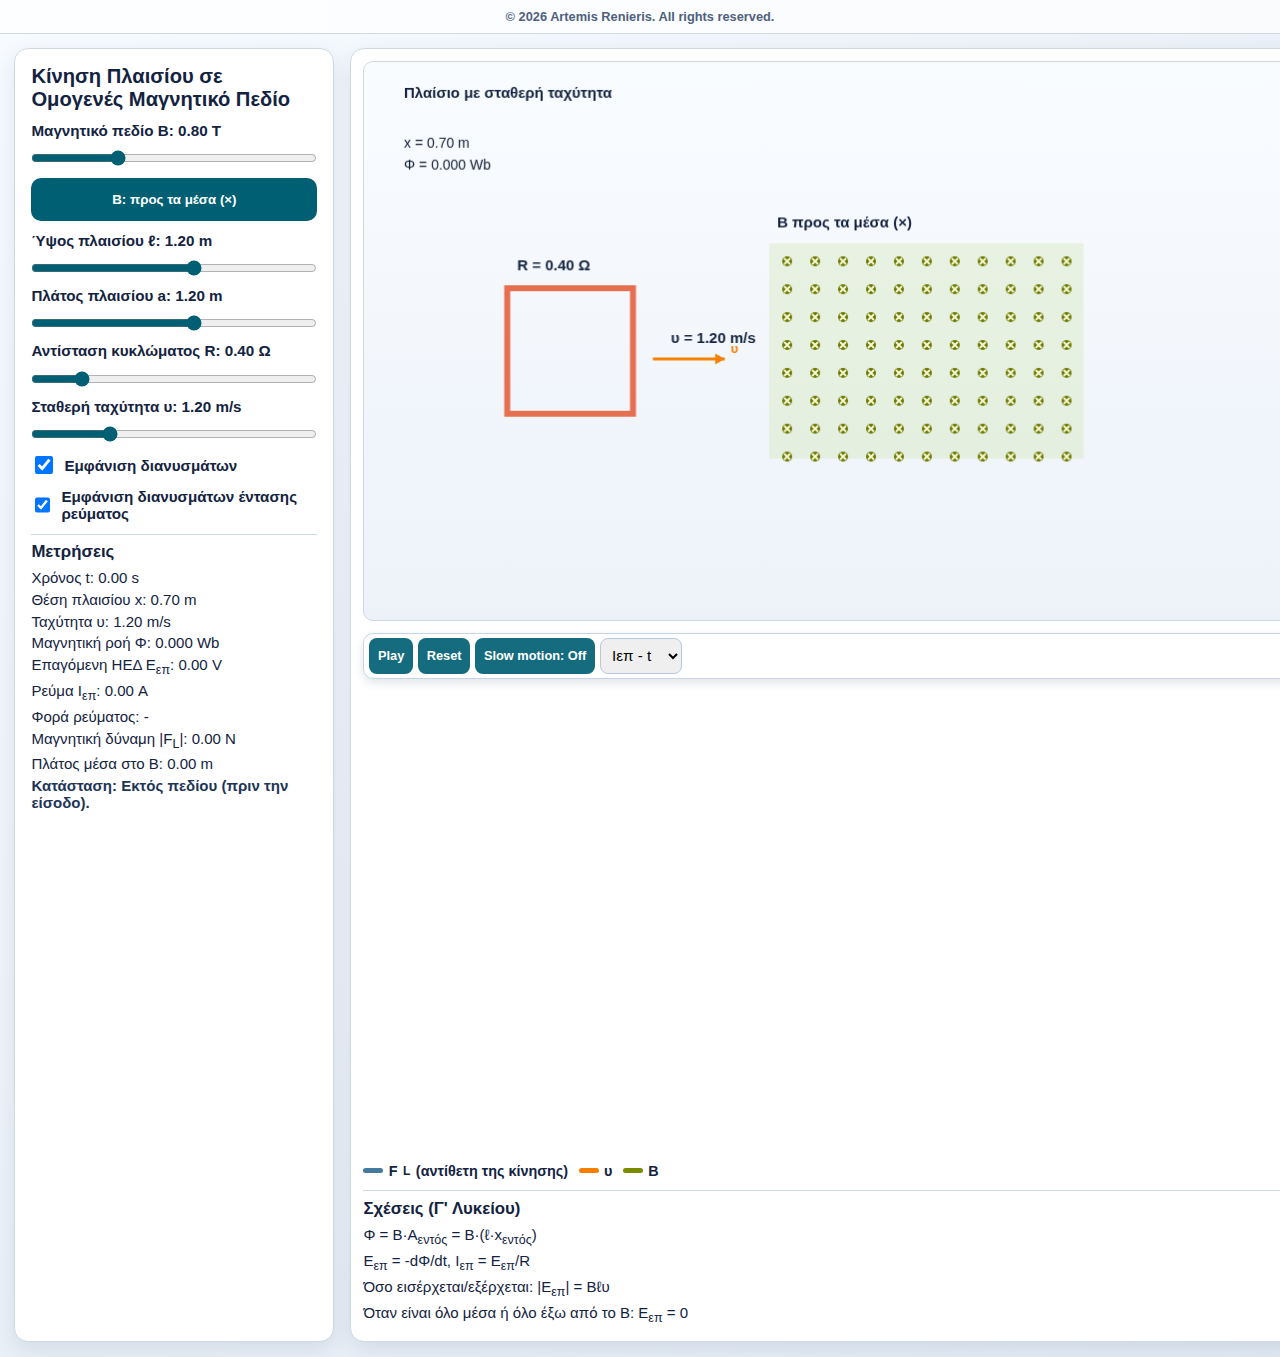
<file: index.html>
<!doctype html>
<html lang="el">
  <head>
    <meta charset="UTF-8" />
    <meta name="viewport" content="width=device-width, initial-scale=1.0, viewport-fit=cover" />
    <meta name="theme-color" content="#005f73" />
    <meta name="apple-mobile-web-app-capable" content="yes" />
    <meta name="apple-mobile-web-app-status-bar-style" content="default" />
    <title>Επαγωγή - Κίνηση Πλαισίου</title>
    <link rel="manifest" href="./manifest.json?v=5" />
    <link rel="apple-touch-icon" href="./icons/apple-touch-icon.png?v=5" />
    <link rel="stylesheet" href="./style.css?v=5" />
  </head>
  <body>
    <div class="top-copyright">© 2026 Artemis Renieris. All rights reserved.</div>
    <main class="layout">
      <section class="panel controls">
        <h1>Κίνηση Πλαισίου σε Ομογενές Μαγνητικό Πεδίο</h1>

        <label for="bSlider">Μαγνητικό πεδίο B: <span id="bValue">0.80</span> T</label>
        <input id="bSlider" type="range" min="0.1" max="2.5" step="0.05" value="0.80" />
        <button id="bDirBtn" type="button">B: προς τα μέσα (×)</button>

        <label for="hSlider">Ύψος πλαισίου ℓ: <span id="hValue">1.20</span> m</label>
        <input id="hSlider" type="range" min="0.8" max="1.5" step="0.05" value="1.20" />

        <label for="wSlider">Πλάτος πλαισίου a: <span id="wValue">1.20</span> m</label>
        <input id="wSlider" type="range" min="0.8" max="1.5" step="0.05" value="1.20" />

        <label for="rSlider">Αντίσταση κυκλώματος R: <span id="rValue">0.40</span> Ω</label>
        <input id="rSlider" type="range" min="0.1" max="2.0" step="0.05" value="0.40" />

        <label for="uSlider">Σταθερή ταχύτητα υ: <span id="uSetValue">1.20</span> m/s</label>
        <input id="uSlider" type="range" min="0.2" max="4.0" step="0.1" value="1.20" />

        <label class="check-row" for="vectorsToggle">
          <input id="vectorsToggle" type="checkbox" checked />
          Εμφάνιση διανυσμάτων
        </label>
        <label class="check-row" for="currentVectorsToggle">
          <input id="currentVectorsToggle" type="checkbox" checked />
          Εμφάνιση διανυσμάτων έντασης ρεύματος
        </label>

        <div class="measurements">
          <h2>Μετρήσεις</h2>
          <p>Χρόνος t: <span id="tValue">0.00</span> s</p>
          <p>Θέση πλαισίου x: <span id="xValue">0.00</span> m</p>
          <p>Ταχύτητα υ: <span id="uValue">0.00</span> m/s</p>
          <p>Μαγνητική ροή Φ: <span id="phiValue">0.00</span> Wb</p>
          <p>Επαγόμενη ΗΕΔ E<sub>επ</sub>: <span id="eValue">0.00</span> V</p>
          <p>Ρεύμα I<sub>επ</sub>: <span id="iValue">0.00</span> A</p>
          <p>Φορά ρεύματος: <span id="currentDirValue">-</span></p>
          <p>Μαγνητική δύναμη |F<sub>L</sub>|: <span id="fmagValue">0.00</span> N</p>
          <p>Πλάτος μέσα στο Β: <span id="inFieldValue">0.00</span> m</p>
          <p id="statusValue" class="status">Κατάσταση: Εκτός πεδίου.</p>
        </div>
      </section>

      <section class="panel sim-area">
        <canvas id="simCanvas" width="980" height="560" aria-label="Frame entering magnetic field simulation"></canvas>
        <div class="canvas-controls">
          <button id="playPauseBtn" type="button">Play</button>
          <button id="resetBtn" type="button">Reset</button>
          <button id="slowBtn" type="button">Slow motion: Off</button>
          <select id="graphModeSelect" aria-label="Επιλογή γραφικής">
            <option value="i" selected>I<sub>επ</sub> - t</option>
            <option value="e">E<sub>επ</sub> - t</option>
            <option value="phi">Φ - t</option>
            <option value="fl">F<sub>L</sub> - t</option>
            <option value="x">x - t</option>
          </select>
        </div>
        <canvas id="diagCanvas" width="980" height="460" aria-label="Diagnostics charts and formulas"></canvas>

        <div class="legend">
          <span><i class="fmag"></i>F<sub>L</sub> (αντίθετη της κίνησης)</span>
          <span><i class="vel"></i>υ</span>
          <span><i class="bvec"></i>B</span>
        </div>

        <div class="instructions">
          <h2>Σχέσεις (Γ' Λυκείου)</h2>
          <p>Φ = B·A<sub>εντός</sub> = B·(ℓ·x<sub>εντός</sub>)</p>
          <p>E<sub>επ</sub> = -dΦ/dt, I<sub>επ</sub> = E<sub>επ</sub>/R</p>
          <p>Όσο εισέρχεται/εξέρχεται: |E<sub>επ</sub>| = Bℓυ</p>
          <p>Όταν είναι όλο μέσα ή όλο έξω από το Β: E<sub>επ</sub> = 0</p>
        </div>
      </section>
    </main>

    <script defer src="./pwa.js?v=5"></script>
    <script defer src="./sim.js?v=5"></script>
  </body>
</html>
</file>
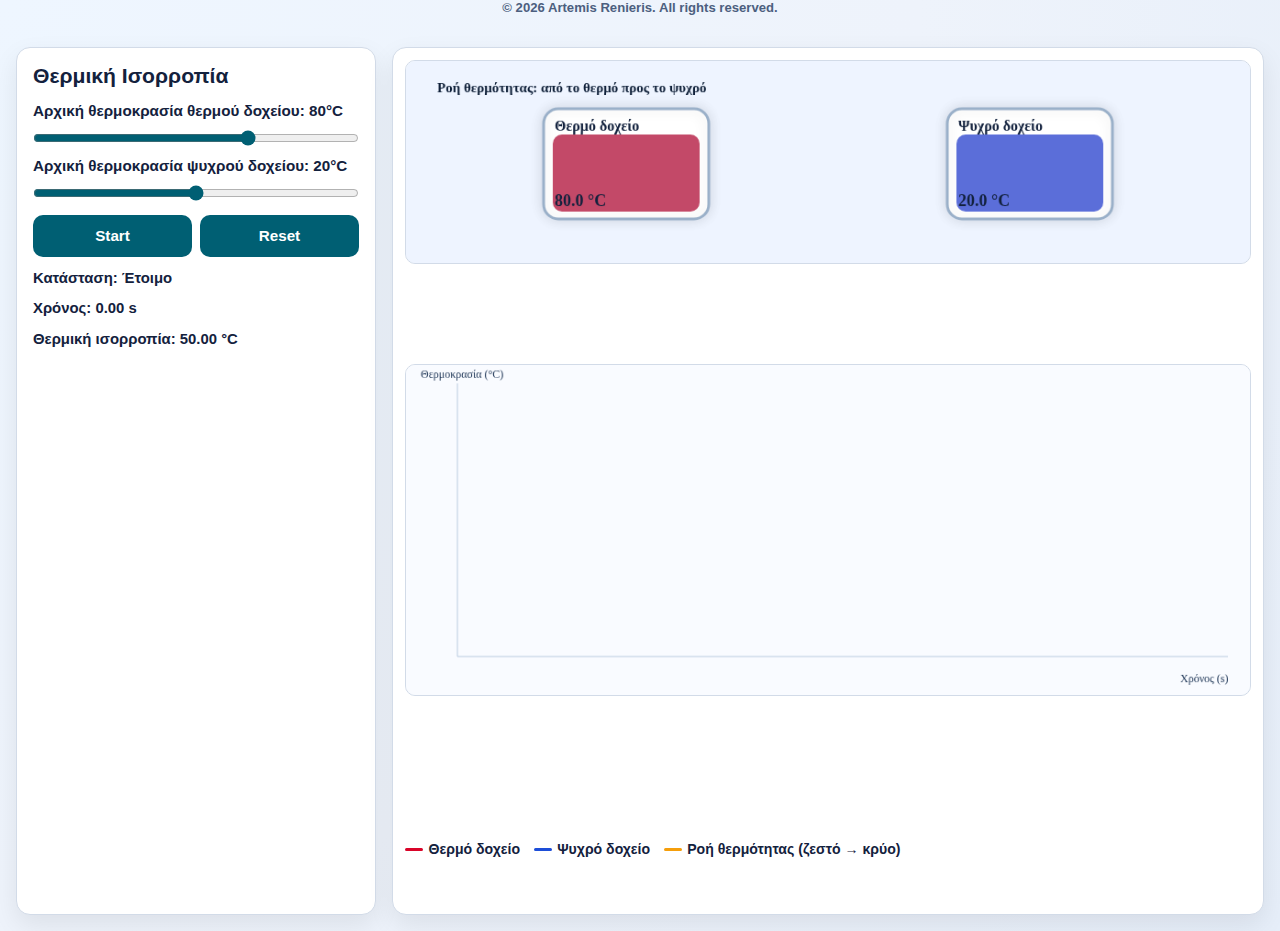
<file: Θερμοτητα-Θερμοκρασια/index.html>
<!doctype html>
<html lang="el">
  <head>
    <meta charset="UTF-8" />
    <meta name="viewport" content="width=device-width, initial-scale=1.0" />
    <title>Θερμική Ισορροπία</title>
    <link rel="stylesheet" href="style.css" />
  </head>
  <body>
    <header class="copyright">© 2026 Artemis Renieris. All rights reserved.</header>
    <main class="layout">
      <section class="panel controls">
        <h1>Θερμική Ισορροπία</h1>

        <label for="hotSlider">Αρχική θερμοκρασία θερμού δοχείου: <span id="hotValue">80</span>°C</label>
        <input id="hotSlider" type="range" min="40" max="100" step="1" value="80" />

        <label for="coldSlider">Αρχική θερμοκρασία ψυχρού δοχείου: <span id="coldValue">20</span>°C</label>
        <input id="coldSlider" type="range" min="0" max="40" step="1" value="20" />

        <div class="btn-row">
          <button id="startBtn" type="button">Start</button>
          <button id="resetBtn" type="button">Reset</button>
        </div>

        <p class="status">Κατάσταση: <span id="statusText">Έτοιμο</span></p>
        <p class="status">Χρόνος: <span id="timeValue">0.00</span> s</p>
        <p class="status">Θερμική ισορροπία: <span id="eqValue">-</span></p>
      </section>

      <section class="panel sim-area">
        <canvas id="simCanvas" width="920" height="220" aria-label="Μεταφορά θερμότητας μεταξύ δύο δοχείων"></canvas>
        <canvas id="graphCanvas" width="920" height="360" aria-label="Γράφημα θερμοκρασίας χρόνου"></canvas>

        <div class="legend">
          <span><i class="hot-line"></i> Θερμό δοχείο</span>
          <span><i class="cold-line"></i> Ψυχρό δοχείο</span>
          <span><i class="flow-line"></i> Ροή θερμότητας (ζεστό → κρύο)</span>
        </div>
      </section>
    </main>
    <script src="sim.js"></script>
  </body>
</html>
</file>
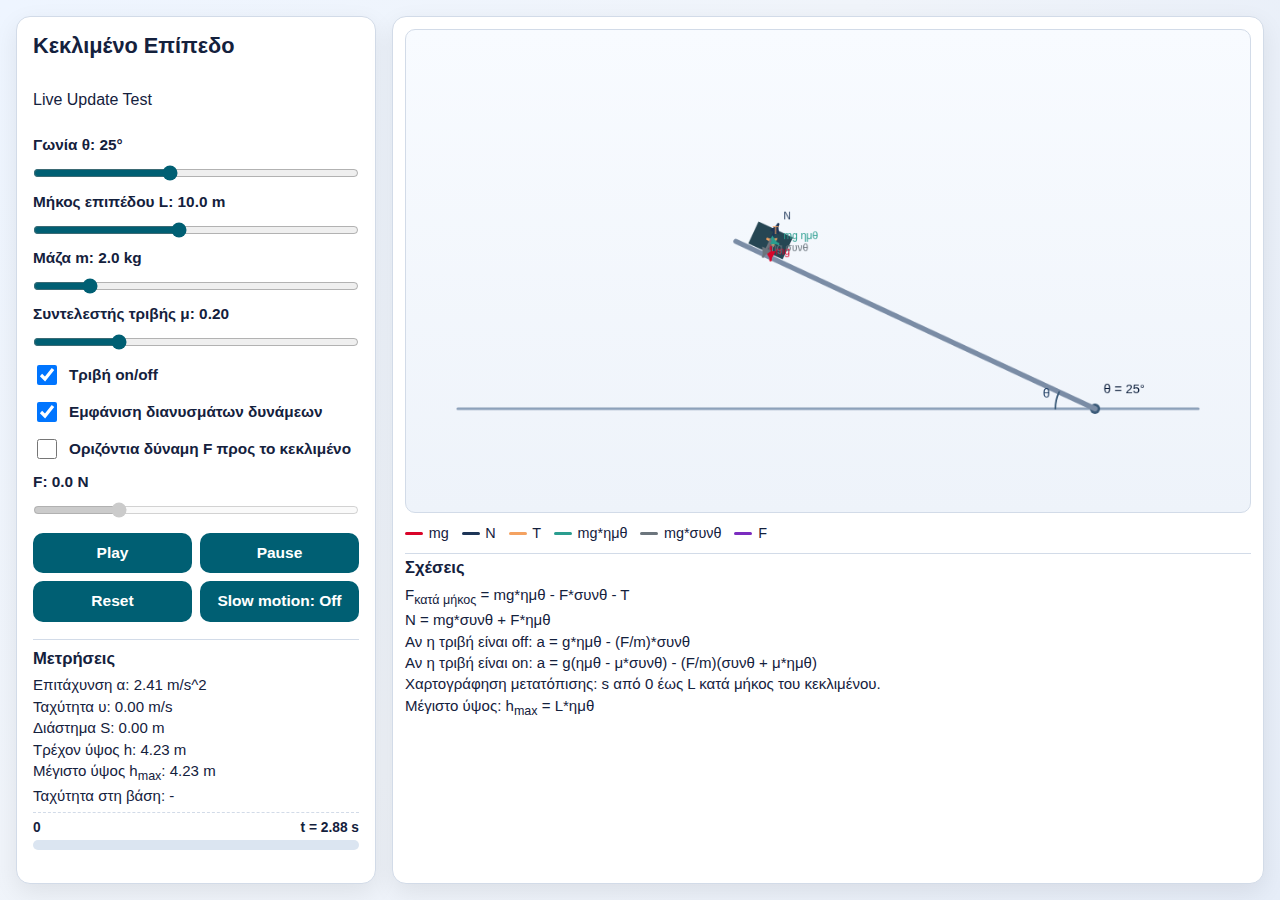
<file: Κεκλιμένο Επίπεδο/index.html>
<!doctype html>
<html lang="el">
  <head>
    <meta charset="UTF-8" />
    <meta name="viewport" content="width=device-width, initial-scale=1.0, viewport-fit=cover" />
    <title>Κεκλιμένο Επίπεδο</title>
    <link rel="stylesheet" href="style.css" />
  </head>
  <body>
    <main class="layout">
      <section class="panel controls">
        <h1>Κεκλιμένο Επίπεδο</h1>
        <p class="deploy-test-badge">Live Update Test</p>

        <label for="angleSlider">Γωνία &theta;: <span id="angleValue">25</span>&deg;</label>
        <input id="angleSlider" type="range" min="0" max="60" step="1" value="25" />

        <label for="lengthSlider">Μήκος επιπέδου L: <span id="lengthValue">10.0</span> m</label>
        <input id="lengthSlider" type="range" min="2" max="20" step="0.5" value="10" />

        <label for="massSlider">Μάζα m: <span id="massValue">2.0</span> kg</label>
        <input id="massSlider" type="range" min="0.5" max="10" step="0.1" value="2.0" />

        <label for="muSlider">Συντελεστής τριβής &mu;: <span id="muValue">0.20</span></label>
        <input id="muSlider" type="range" min="0" max="0.8" step="0.01" value="0.20" />

        <label class="check-row" for="frictionToggle">
          <input id="frictionToggle" type="checkbox" checked />
          Τριβή on/off
        </label>

        <label class="check-row" for="vectorsToggle">
          <input id="vectorsToggle" type="checkbox" checked />
          Εμφάνιση διανυσμάτων δυνάμεων
        </label>

        <label class="check-row" for="forceToggle">
          <input id="forceToggle" type="checkbox" />
          Οριζόντια δύναμη F προς το κεκλιμένο
        </label>

        <label for="forceSlider">F: <span id="forceValue">0.0</span> N</label>
        <input id="forceSlider" type="range" min="0" max="80" step="0.5" value="20" disabled />

        <div class="btn-row">
          <button id="playBtn" type="button">Play</button>
          <button id="pauseBtn" type="button">Pause</button>
          <button id="resetBtn" type="button">Reset</button>
          <button id="slowBtn" type="button">Slow motion: Off</button>
        </div>

        <div class="measurements">
          <h2>Μετρήσεις</h2>
          <p>Επιτάχυνση α: <span id="accelValue">0.00</span> m/s^2</p>
          <p>Ταχύτητα υ: <span id="velValue">0.00</span> m/s</p>
          <p>Διάστημα S: <span id="dispValue">0.00</span> m</p>
          <p>Τρέχον ύψος h: <span id="currentHeightValue">0.00</span> m</p>
          <p>Μέγιστο ύψος h<sub>max</sub>: <span id="heightValue">0.00</span> m</p>
          <p>Ταχύτητα στη βάση: <span id="impactValue">-</span></p>
          <div class="timebar-wrap">
            <div class="timebar-labels">
              <span>0</span>
              <span id="timeEndValue">t = -</span>
            </div>
            <div class="timebar">
              <div id="timeFill" class="timebar-fill"></div>
            </div>
          </div>
        </div>
      </section>

      <section class="panel sim-area">
        <canvas id="simCanvas" width="980" height="560" aria-label="Inclined plane simulation"></canvas>

        <div class="legend">
          <span><i class="mg"></i> mg</span>
          <span><i class="normal"></i> N</span>
          <span><i class="friction"></i>&Tau;</span>
          <span><i class="mgsin"></i> mg*&eta;&mu;&theta;</span>
          <span><i class="mgcos"></i> mg*&sigma;&upsilon;&nu;&theta;</span>
          <span><i class="push"></i> F</span>
        </div>

        <div class="instructions">
          <h2>Σχέσεις</h2>
          <p>F<sub>κατά μήκος</sub> = mg*&eta;&mu;&theta; - F*&sigma;&upsilon;&nu;&theta; - &Tau;</p>
          <p>N = mg*&sigma;&upsilon;&nu;&theta; + F*&eta;&mu;&theta;</p>
          <p>Αν η τριβή είναι off: a = g*&eta;&mu;&theta; - (F/m)*&sigma;&upsilon;&nu;&theta;</p>
          <p>Αν η τριβή είναι on: a = g(&eta;&mu;&theta; - &mu;*&sigma;&upsilon;&nu;&theta;) - (F/m)(&sigma;&upsilon;&nu;&theta; + &mu;*&eta;&mu;&theta;)</p>
          <p>Χαρτογράφηση μετατόπισης: s από 0 έως L κατά μήκος του κεκλιμένου.</p>
          <p>Μέγιστο ύψος: h<sub>max</sub> = L*&eta;&mu;&theta;</p>
        </div>
      </section>
    </main>

    <script src="sim.js"></script>
  </body>
</html>
</file>
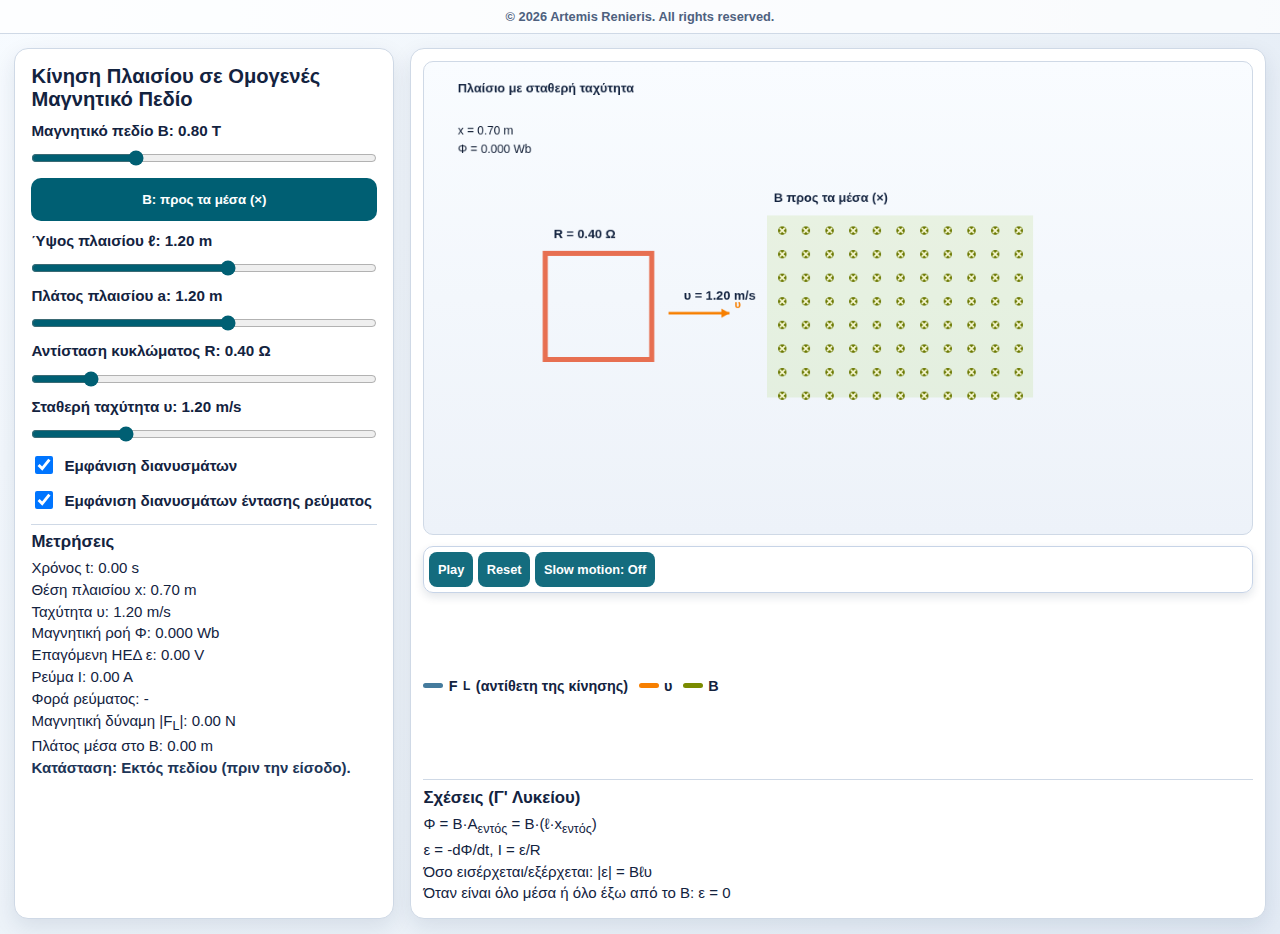
<file: Επαγωγή/Κίνηση Πλαισίου/index.html>
<!doctype html>
<html lang="el">
  <head>
    <meta charset="UTF-8" />
    <meta name="viewport" content="width=device-width, initial-scale=1.0, viewport-fit=cover" />
    <title>Επαγωγή - Κίνηση Πλαισίου</title>
    <link rel="stylesheet" href="style.css" />
  </head>
  <body>
    <div class="top-copyright">© 2026 Artemis Renieris. All rights reserved.</div>
    <main class="layout">
      <section class="panel controls">
        <h1>Κίνηση Πλαισίου σε Ομογενές Μαγνητικό Πεδίο</h1>

        <label for="bSlider">Μαγνητικό πεδίο B: <span id="bValue">0.80</span> T</label>
        <input id="bSlider" type="range" min="0.1" max="2.5" step="0.05" value="0.80" />
        <button id="bDirBtn" type="button">B: προς τα μέσα (×)</button>

        <label for="hSlider">Ύψος πλαισίου ℓ: <span id="hValue">1.20</span> m</label>
        <input id="hSlider" type="range" min="0.8" max="1.5" step="0.05" value="1.20" />

        <label for="wSlider">Πλάτος πλαισίου a: <span id="wValue">1.20</span> m</label>
        <input id="wSlider" type="range" min="0.8" max="1.5" step="0.05" value="1.20" />

        <label for="rSlider">Αντίσταση κυκλώματος R: <span id="rValue">0.40</span> Ω</label>
        <input id="rSlider" type="range" min="0.1" max="2.0" step="0.05" value="0.40" />

        <label for="uSlider">Σταθερή ταχύτητα υ: <span id="uSetValue">1.20</span> m/s</label>
        <input id="uSlider" type="range" min="0.2" max="4.0" step="0.1" value="1.20" />

        <label class="check-row" for="vectorsToggle">
          <input id="vectorsToggle" type="checkbox" checked />
          Εμφάνιση διανυσμάτων
        </label>
        <label class="check-row" for="currentVectorsToggle">
          <input id="currentVectorsToggle" type="checkbox" checked />
          Εμφάνιση διανυσμάτων έντασης ρεύματος
        </label>

        <div class="measurements">
          <h2>Μετρήσεις</h2>
          <p>Χρόνος t: <span id="tValue">0.00</span> s</p>
          <p>Θέση πλαισίου x: <span id="xValue">0.00</span> m</p>
          <p>Ταχύτητα υ: <span id="uValue">0.00</span> m/s</p>
          <p>Μαγνητική ροή Φ: <span id="phiValue">0.00</span> Wb</p>
          <p>Επαγόμενη ΗΕΔ ε: <span id="eValue">0.00</span> V</p>
          <p>Ρεύμα I: <span id="iValue">0.00</span> A</p>
          <p>Φορά ρεύματος: <span id="currentDirValue">-</span></p>
          <p>Μαγνητική δύναμη |F<sub>L</sub>|: <span id="fmagValue">0.00</span> N</p>
          <p>Πλάτος μέσα στο Β: <span id="inFieldValue">0.00</span> m</p>
          <p id="statusValue" class="status">Κατάσταση: Εκτός πεδίου.</p>
        </div>
      </section>

      <section class="panel sim-area">
        <canvas id="simCanvas" width="980" height="560" aria-label="Frame entering magnetic field simulation"></canvas>
        <div class="canvas-controls">
          <button id="playPauseBtn" type="button">Play</button>
          <button id="resetBtn" type="button">Reset</button>
          <button id="slowBtn" type="button">Slow motion: Off</button>
        </div>

        <div class="legend">
          <span><i class="fmag"></i>F<sub>L</sub> (αντίθετη της κίνησης)</span>
          <span><i class="vel"></i>υ</span>
          <span><i class="bvec"></i>B</span>
        </div>

        <div class="instructions">
          <h2>Σχέσεις (Γ' Λυκείου)</h2>
          <p>Φ = B·A<sub>εντός</sub> = B·(ℓ·x<sub>εντός</sub>)</p>
          <p>ε = -dΦ/dt, I = ε/R</p>
          <p>Όσο εισέρχεται/εξέρχεται: |ε| = Bℓυ</p>
          <p>Όταν είναι όλο μέσα ή όλο έξω από το Β: ε = 0</p>
        </div>
      </section>
    </main>

    <script src="sim.js"></script>
  </body>
</html>
</file>
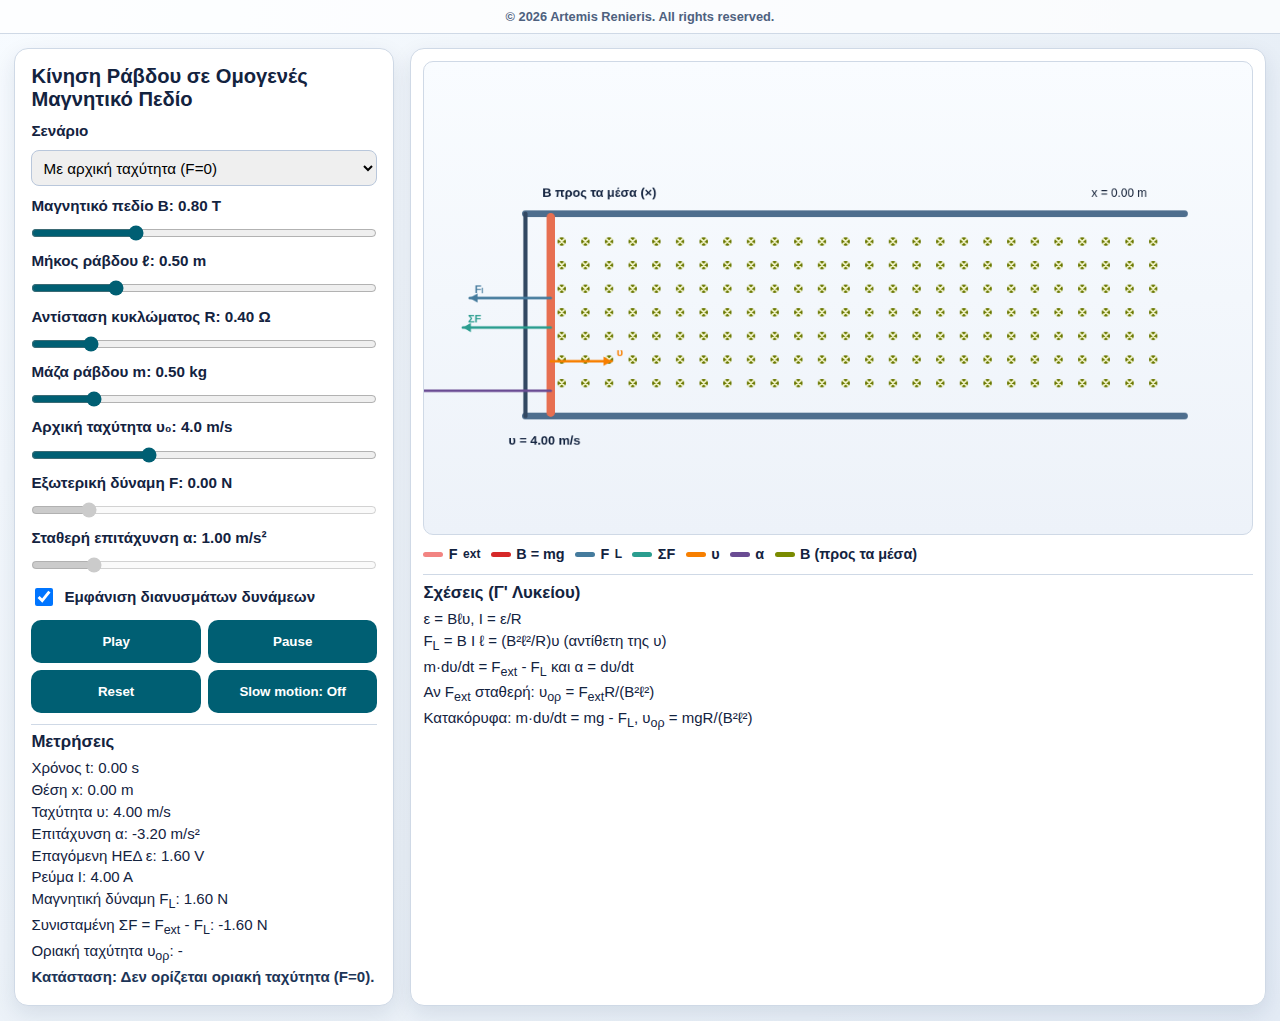
<file: Επαγωγή/Κίνηση Ράβδου/index.html>
<!doctype html>
<html lang="el">
  <head>
    <meta charset="UTF-8" />
    <meta name="viewport" content="width=device-width, initial-scale=1.0, viewport-fit=cover" />
    <title>Επαγωγή - Κίνηση Ράβδου</title>
    <link rel="stylesheet" href="style.css" />
  </head>
  <body>
    <div class="top-copyright">© 2026 Artemis Renieris. All rights reserved.</div>
    <main class="layout">
      <section class="panel controls">
        <h1>Κίνηση Ράβδου σε Ομογενές Μαγνητικό Πεδίο</h1>

        <label for="scenarioSelect">Σενάριο</label>
        <select id="scenarioSelect">
          <option value="with-u0">Με αρχική ταχύτητα (F=0)</option>
          <option value="no-u0">Χωρίς αρχική ταχύτητα (F=0)</option>
          <option value="with-force">Σταθερή εξωτερική δύναμη F</option>
          <option value="uniform-accel">Ομαλά μεταβαλλόμενη κίνηση (σταθερή α)</option>
          <option value="vertical-gravity">Κατακόρυφη κίνηση με βάρος</option>
        </select>

        <label for="bSlider">Μαγνητικό πεδίο B: <span id="bValue">0.80</span> T</label>
        <input id="bSlider" type="range" min="0.1" max="2.5" step="0.05" value="0.80" />

        <label for="lSlider">Μήκος ράβδου ℓ: <span id="lValue">0.50</span> m</label>
        <input id="lSlider" type="range" min="0.2" max="1.5" step="0.05" value="0.50" />

        <label for="rSlider">Αντίσταση κυκλώματος R: <span id="rValue">0.40</span> Ω</label>
        <input id="rSlider" type="range" min="0.1" max="2.0" step="0.05" value="0.40" />

        <label for="mSlider">Μάζα ράβδου m: <span id="mValue">0.50</span> kg</label>
        <input id="mSlider" type="range" min="0.2" max="2.0" step="0.05" value="0.50" />

        <label for="u0Slider">Αρχική ταχύτητα υ₀: <span id="u0Value">4.0</span> m/s</label>
        <input id="u0Slider" type="range" min="0" max="12" step="0.2" value="4.0" />

        <label for="fSlider">Εξωτερική δύναμη F: <span id="fValue">1.20</span> N</label>
        <input id="fSlider" type="range" min="0" max="8" step="0.1" value="1.20" />

        <label for="aSlider">Σταθερή επιτάχυνση α: <span id="aSetValue">1.00</span> m/s²</label>
        <input id="aSlider" type="range" min="0" max="6" step="0.1" value="1.0" />

        <label class="check-row" for="vectorsToggle">
          <input id="vectorsToggle" type="checkbox" checked />
          Εμφάνιση διανυσμάτων δυνάμεων
        </label>

        <div class="btn-row">
          <button id="playBtn" type="button">Play</button>
          <button id="pauseBtn" type="button">Pause</button>
          <button id="resetBtn" type="button">Reset</button>
          <button id="slowBtn" type="button">Slow motion: Off</button>
        </div>

        <div class="measurements">
          <h2>Μετρήσεις</h2>
          <p>Χρόνος t: <span id="tValue">0.00</span> s</p>
          <p>Θέση x: <span id="xValue">0.00</span> m</p>
          <p>Ταχύτητα <span id="uSymbol">υ</span>: <span id="uValue">0.00</span> m/s</p>
          <p>Επιτάχυνση α: <span id="aValue">0.00</span> m/s²</p>
          <p>Επαγόμενη ΗΕΔ ε: <span id="eValue">0.00</span> V</p>
          <p>Ρεύμα I: <span id="iValue">0.00</span> A</p>
          <p>Μαγνητική δύναμη F<sub>L</sub>: <span id="fmagValue">0.00</span> N</p>
          <p>Συνισταμένη ΣF = F<sub>ext</sub> - F<sub>L</sub>: <span id="fnetValue">0.00</span> N</p>
          <p>Οριακή ταχύτητα υ<sub>ορ</sub>: <span id="ulimValue">-</span></p>
          <p id="limitStatus" class="status">Κατάσταση: -</p>
        </div>
      </section>

      <section class="panel sim-area">
        <canvas id="simCanvas" width="980" height="560" aria-label="Rod in magnetic field simulation"></canvas>

        <div class="legend">
          <span><i class="fext"></i>F<sub>ext</sub></span>
          <span><i class="weight"></i>Β = mg</span>
          <span><i class="fmag"></i>F<sub>L</sub></span>
          <span><i class="fnet"></i>ΣF</span>
          <span><i class="vel"></i>υ</span>
          <span><i class="acc"></i>α</span>
          <span><i class="bvec"></i>B (προς τα μέσα)</span>
        </div>

        <div class="instructions">
          <h2>Σχέσεις (Γ' Λυκείου)</h2>
          <p>ε = Bℓυ, I = ε/R</p>
          <p>F<sub>L</sub> = B I ℓ = (B²ℓ²/R)υ (αντίθετη της υ)</p>
          <p>m·dυ/dt = F<sub>ext</sub> - F<sub>L</sub> και α = dυ/dt</p>
          <p>Αν F<sub>ext</sub> σταθερή: υ<sub>ορ</sub> = F<sub>ext</sub>R/(B²ℓ²)</p>
          <p>Κατακόρυφα: m·dυ/dt = mg - F<sub>L</sub>, υ<sub>ορ</sub> = mgR/(B²ℓ²)</p>
        </div>
      </section>
    </main>

    <script src="sim.js"></script>
  </body>
</html>
</file>
<file: style.css>
:root {
  --bg: #eef3f8;
  --panel: #ffffff;
  --text: #13233f;
  --line: #cfd9e6;
  --accent: #005f73;
  --fext: #f28482;
  --weight: #d62828;
  --fmag: #457b9d;
  --fnet: #2a9d8f;
  --vel: #f77f00;
  --acc: #6a4c93;
  --bvec: #7a8b00;
}

* {
  box-sizing: border-box;
}

html,
body {
  margin: 0;
  min-height: 100%;
}

body {
  font-family: "Trebuchet MS", "Segoe UI", sans-serif;
  color: var(--text);
  background: radial-gradient(circle at 0% 0%, #f7fbff 0%, #edf3f9 58%, #e3ebf5 100%);
}

.top-copyright {
  padding: 0.55rem 1rem;
  text-align: center;
  font-size: 0.8rem;
  font-weight: 700;
  color: #4e617f;
  border-bottom: 1px solid var(--line);
  background: rgba(255, 255, 255, 0.72);
}

.layout {
  min-height: 100vh;
  display: grid;
  grid-template-columns: minmax(320px, 380px) 1fr;
  gap: 1rem;
  padding: 0.9rem;
}

.panel {
  border: 1px solid var(--line);
  border-radius: 14px;
  background: var(--panel);
  box-shadow: 0 8px 22px rgb(13 38 76 / 10%);
}

.controls {
  padding: 1rem;
  display: grid;
  gap: 0.7rem;
  align-content: start;
}

h1 {
  margin: 0;
  font-size: 1.26rem;
}

label {
  font-size: 0.95rem;
  font-weight: 700;
}

select,
input[type="range"] {
  width: 100%;
}

select {
  border: 1px solid #b9c7db;
  border-radius: 8px;
  padding: 0.45rem;
  font-size: 0.95rem;
}

input[type="range"] {
  margin: 0;
  accent-color: var(--accent);
}

.check-row {
  display: flex;
  align-items: center;
  gap: 0.5rem;
}

.check-row input {
  width: 18px;
  height: 18px;
}

.btn-row {
  display: grid;
  grid-template-columns: repeat(2, 1fr);
  gap: 0.45rem;
}

button {
  border: 0;
  border-radius: 10px;
  min-height: 43px;
  padding: 0.6rem;
  background: var(--accent);
  color: #fff;
  font-weight: 800;
  cursor: pointer;
}

button:active {
  transform: translateY(1px);
}

#slowBtn.slow-on {
  background: #9b2226;
}

.measurements {
  padding-top: 0.45rem;
  border-top: 1px solid var(--line);
}

.measurements h2,
.instructions h2 {
  margin: 0 0 0.45rem;
  font-size: 1.05rem;
}

.measurements p,
.instructions p {
  margin: 0.3rem 0;
  font-size: 0.94rem;
}

.status {
  font-weight: 800;
  color: #1d3557;
}

.sim-area {
  padding: 0.75rem;
  display: grid;
  grid-template-rows: auto auto 1fr;
  gap: 0.72rem;
}

#simCanvas {
  width: 100%;
  height: auto;
  aspect-ratio: 980 / 560;
  border: 1px solid var(--line);
  border-radius: 10px;
  background: linear-gradient(180deg, #f9fcff 0%, #edf2f9 100%);
}

.canvas-controls {
  border: 1px solid #c7d4e7;
  border-radius: 10px;
  padding: 0.3rem;
  background: rgb(255 255 255 / 92%);
  box-shadow: 0 4px 10px rgb(13 38 76 / 12%);
  display: grid;
  grid-template-columns: repeat(4, auto);
  gap: 0.3rem;
  justify-content: start;
}

.canvas-controls button {
  min-height: 35px;
  padding: 0.3rem 0.55rem;
  border-radius: 8px;
  font-size: 0.8rem;
  font-weight: 800;
  background: rgb(0 95 115 / 92%);
}

.legend {
  display: flex;
  flex-wrap: wrap;
  gap: 0.65rem;
  font-weight: 700;
  font-size: 0.9rem;
}

.legend span {
  display: inline-flex;
  align-items: center;
  gap: 0.34rem;
}

.legend i {
  width: 20px;
  height: 5px;
  border-radius: 4px;
  display: inline-block;
}

.legend .fext {
  background: var(--fext);
}

.legend .weight {
  background: var(--weight);
}

.legend .fmag {
  background: var(--fmag);
}

.legend .fnet {
  background: var(--fnet);
}

.legend .vel {
  background: var(--vel);
}

.legend .acc {
  background: var(--acc);
}

.legend .bvec {
  background: var(--bvec);
}

.instructions {
  border-top: 1px solid var(--line);
  padding-top: 0.5rem;
}

@media (max-width: 980px) {
  .layout {
    grid-template-columns: 1fr;
  }

  .sim-area {
    order: 1;
  }

  .controls {
    order: 2;
  }

  .canvas-controls {
    grid-template-columns: repeat(2, minmax(0, 1fr));
    justify-content: stretch;
  }
}
</file>
<file: Θερμοτητα-Θερμοκρασια/style.css>
:root {
  --bg: #eef3fb;
  --panel: #ffffff;
  --line: #d2dbe8;
  --text: #13213d;
  --accent: #005f73;
}

* {
  box-sizing: border-box;
}

body {
  margin: 0;
  font-family: "Trebuchet MS", "Segoe UI", sans-serif;
  background: radial-gradient(circle at top left, #eef6ff 0%, var(--bg) 58%, #e6eef9 100%);
  color: var(--text);
}

.layout {
  min-height: 100vh;
  display: grid;
  grid-template-columns: minmax(300px, 360px) 1fr;
  gap: 1rem;
  padding: 1rem;
}

.panel {
  background: var(--panel);
  border: 1px solid var(--line);
  border-radius: 14px;
  box-shadow: 0 10px 26px rgb(0 0 0 / 8%);
}

.controls {
  padding: 1rem;
  display: grid;
  gap: 0.68rem;
  align-content: start;
}

h1 {
  margin: 0 0 0.2rem;
  font-size: 1.32rem;
}

label {
  font-size: 0.95rem;
  font-weight: 700;
}

input[type="range"] {
  width: 100%;
  margin: 0;
  accent-color: var(--accent);
}

.btn-row {
  display: grid;
  grid-template-columns: 1fr 1fr;
  gap: 0.5rem;
  margin-top: 0.2rem;
}

button {
  min-height: 42px;
  border: 0;
  border-radius: 10px;
  background: var(--accent);
  color: #fff;
  font-size: 0.95rem;
  font-weight: 800;
  cursor: pointer;
}

button:hover {
  filter: brightness(1.06);
}

.status {
  margin: 0.12rem 0;
  font-size: 0.93rem;
  font-weight: 700;
}

.sim-area {
  padding: 0.75rem;
  display: grid;
  grid-template-rows: auto auto auto;
  gap: 0.65rem;
}

#simCanvas,
#graphCanvas {
  width: 100%;
  height: auto;
  border: 1px solid var(--line);
  border-radius: 10px;
  background: linear-gradient(180deg, #fbfdff 0%, #edf3fb 100%);
}

.legend {
  display: flex;
  flex-wrap: wrap;
  gap: 0.85rem;
  font-size: 0.88rem;
  font-weight: 700;
}

.legend span {
  display: inline-flex;
  align-items: center;
  gap: 0.35rem;
}

.legend i {
  width: 18px;
  height: 3px;
  border-radius: 3px;
  display: inline-block;
}

.hot-line {
  background: #d90429;
}

.cold-line {
  background: #1d4ed8;
}

.flow-line {
  background: #f59e0b;
}

.copyright {
  text-align: center;
  padding: 0 1rem 1rem;
  color: #4c5f7f;
  font-size: 0.82rem;
  font-weight: 700;
}

@media (max-width: 1050px) {
  .layout {
    grid-template-columns: 1fr;
  }
}

@media (max-width: 700px) {
  .layout {
    padding: 0.6rem;
    gap: 0.6rem;
  }

  .panel {
    border-radius: 10px;
  }

  .btn-row {
    grid-template-columns: 1fr;
  }
}
</file>
<file: Κεκλιμένο Επίπεδο/style.css>
:root {
  --bg: #f0f4fa;
  --panel: #ffffff;
  --text: #14213d;
  --line: #d2dbe8;
  --accent: #005f73;
  --mg: #d90429;
  --normal: #1d3557;
  --friction: #f4a261;
  --mgsin: #2a9d8f;
  --mgcos: #6c757d;
  --push: #7b2cbf;
}

* {
  box-sizing: border-box;
}

html,
body {
  margin: 0;
  min-height: 100%;
}

body {
  font-family: "Trebuchet MS", "Segoe UI", sans-serif;
  color: var(--text);
  background: radial-gradient(circle at top left, #eef5ff 0%, var(--bg) 55%, #e6edf8 100%);
}

.layout {
  min-height: 100vh;
  display: grid;
  grid-template-columns: minmax(300px, 360px) 1fr;
  gap: 1rem;
  padding: 1rem;
}

.panel {
  background: var(--panel);
  border: 1px solid var(--line);
  border-radius: 14px;
  box-shadow: 0 8px 24px rgb(0 0 0 / 8%);
}

.controls {
  padding: 1rem;
  display: grid;
  gap: 0.7rem;
  align-content: start;
}

h1 {
  margin: 0 0 0.3rem;
  font-size: 1.36rem;
}

label {
  font-size: 0.96rem;
  font-weight: 600;
}

input[type="range"] {
  width: 100%;
  margin: 0;
  accent-color: var(--accent);
}

input[type="range"]::-webkit-slider-thumb {
  width: 24px;
  height: 24px;
}

.check-row {
  display: flex;
  align-items: center;
  gap: 0.56rem;
  font-weight: 600;
}

.check-row input {
  width: 20px;
  height: 20px;
}

.btn-row {
  display: grid;
  grid-template-columns: repeat(2, 1fr);
  gap: 0.5rem;
  margin-top: 0.2rem;
}

button {
  border: 0;
  border-radius: 10px;
  padding: 0.7rem 0.8rem;
  background: var(--accent);
  color: #fff;
  cursor: pointer;
  font-size: 0.97rem;
  font-weight: 700;
  touch-action: manipulation;
}

button:hover {
  filter: brightness(1.06);
}

button:active {
  transform: translateY(1px);
}

#slowBtn.slow-on {
  background: #9b2226;
}

.measurements {
  margin-top: 0.4rem;
  padding-top: 0.55rem;
  border-top: 1px solid var(--line);
}

.measurements h2,
.instructions h2 {
  margin: 0 0 0.45rem;
  font-size: 1.04rem;
}

.measurements p,
.instructions p {
  margin: 0.28rem 0;
  font-size: 0.94rem;
}

.timebar-wrap {
  margin-top: 0.45rem;
  padding-top: 0.45rem;
  border-top: 1px dashed var(--line);
}

.timebar-labels {
  display: flex;
  justify-content: space-between;
  font-size: 0.86rem;
  font-weight: 700;
  margin-bottom: 0.35rem;
}

.timebar {
  width: 100%;
  height: 10px;
  border-radius: 999px;
  background: #dbe5f1;
  overflow: hidden;
}

.timebar-fill {
  width: 0%;
  height: 100%;
  border-radius: 999px;
  background: linear-gradient(90deg, #1d9bf0 0%, #005f73 100%);
  transition: width 0.08s linear;
}

.sim-area {
  padding: 0.75rem;
  display: grid;
  grid-template-rows: auto auto 1fr;
  gap: 0.74rem;
}

#simCanvas {
  width: 100%;
  height: auto;
  border: 1px solid var(--line);
  border-radius: 10px;
  background: linear-gradient(180deg, #f8fbff 0%, #eef3fa 100%);
}

.legend {
  display: flex;
  flex-wrap: wrap;
  gap: 0.8rem;
  font-size: 0.9rem;
}

.legend span {
  display: inline-flex;
  align-items: center;
  gap: 0.36rem;
}

.legend i {
  width: 18px;
  height: 3px;
  display: inline-block;
  border-radius: 3px;
}

.legend .mg {
  background: var(--mg);
}

.legend .normal {
  background: var(--normal);
}

.legend .friction {
  background: var(--friction);
}

.legend .mgsin {
  background: var(--mgsin);
}

.legend .mgcos {
  background: var(--mgcos);
}

.legend .push {
  background: var(--push);
}

.instructions {
  padding-top: 0.28rem;
  border-top: 1px solid var(--line);
}

@media (max-width: 1180px) {
  .layout {
    grid-template-columns: 1fr;
    min-height: auto;
  }

  .controls {
    gap: 0.8rem;
  }

  label {
    font-size: 1rem;
  }

  button {
    padding: 0.78rem 0.8rem;
    font-size: 1rem;
  }
}

@media (max-width: 700px) {
  .layout {
    padding: 0.6rem;
    gap: 0.6rem;
  }

  .panel {
    border-radius: 10px;
  }

  .btn-row {
    grid-template-columns: 1fr;
  }
}
</file>
<file: Επαγωγή/Κίνηση Πλαισίου/style.css>
:root {
  --bg: #eef3f8;
  --panel: #ffffff;
  --text: #13233f;
  --line: #cfd9e6;
  --accent: #005f73;
  --fext: #f28482;
  --weight: #d62828;
  --fmag: #457b9d;
  --fnet: #2a9d8f;
  --vel: #f77f00;
  --acc: #6a4c93;
  --bvec: #7a8b00;
}

* {
  box-sizing: border-box;
}

html,
body {
  margin: 0;
  min-height: 100%;
}

body {
  font-family: "Trebuchet MS", "Segoe UI", sans-serif;
  color: var(--text);
  background: radial-gradient(circle at 0% 0%, #f7fbff 0%, #edf3f9 58%, #e3ebf5 100%);
}

.top-copyright {
  padding: 0.55rem 1rem;
  text-align: center;
  font-size: 0.8rem;
  font-weight: 700;
  color: #4e617f;
  border-bottom: 1px solid var(--line);
  background: rgba(255, 255, 255, 0.72);
}

.layout {
  min-height: 100vh;
  display: grid;
  grid-template-columns: minmax(320px, 380px) 1fr;
  gap: 1rem;
  padding: 0.9rem;
}

.panel {
  border: 1px solid var(--line);
  border-radius: 14px;
  background: var(--panel);
  box-shadow: 0 8px 22px rgb(13 38 76 / 10%);
}

.controls {
  padding: 1rem;
  display: grid;
  gap: 0.7rem;
  align-content: start;
}

h1 {
  margin: 0;
  font-size: 1.26rem;
}

label {
  font-size: 0.95rem;
  font-weight: 700;
}

select,
input[type="range"] {
  width: 100%;
}

select {
  border: 1px solid #b9c7db;
  border-radius: 8px;
  padding: 0.45rem;
  font-size: 0.95rem;
}

input[type="range"] {
  margin: 0;
  accent-color: var(--accent);
}

.check-row {
  display: flex;
  align-items: center;
  gap: 0.5rem;
}

.check-row input {
  width: 18px;
  height: 18px;
}

.btn-row {
  display: grid;
  grid-template-columns: repeat(2, 1fr);
  gap: 0.45rem;
}

button {
  border: 0;
  border-radius: 10px;
  min-height: 43px;
  padding: 0.6rem;
  background: var(--accent);
  color: #fff;
  font-weight: 800;
  cursor: pointer;
}

button:active {
  transform: translateY(1px);
}

#slowBtn.slow-on {
  background: #9b2226;
}

.measurements {
  padding-top: 0.45rem;
  border-top: 1px solid var(--line);
}

.measurements h2,
.instructions h2 {
  margin: 0 0 0.45rem;
  font-size: 1.05rem;
}

.measurements p,
.instructions p {
  margin: 0.3rem 0;
  font-size: 0.94rem;
}

.status {
  font-weight: 800;
  color: #1d3557;
}

.sim-area {
  padding: 0.75rem;
  display: grid;
  grid-template-rows: auto auto 1fr;
  gap: 0.72rem;
}

#simCanvas {
  width: 100%;
  height: auto;
  aspect-ratio: 980 / 560;
  border: 1px solid var(--line);
  border-radius: 10px;
  background: linear-gradient(180deg, #f9fcff 0%, #edf2f9 100%);
}

.canvas-controls {
  border: 1px solid #c7d4e7;
  border-radius: 10px;
  padding: 0.3rem;
  background: rgb(255 255 255 / 92%);
  box-shadow: 0 4px 10px rgb(13 38 76 / 12%);
  display: grid;
  grid-template-columns: repeat(4, auto);
  gap: 0.3rem;
  justify-content: start;
}

.canvas-controls button {
  min-height: 35px;
  padding: 0.3rem 0.55rem;
  border-radius: 8px;
  font-size: 0.8rem;
  font-weight: 800;
  background: rgb(0 95 115 / 92%);
}

.legend {
  display: flex;
  flex-wrap: wrap;
  gap: 0.65rem;
  font-weight: 700;
  font-size: 0.9rem;
}

.legend span {
  display: inline-flex;
  align-items: center;
  gap: 0.34rem;
}

.legend i {
  width: 20px;
  height: 5px;
  border-radius: 4px;
  display: inline-block;
}

.legend .fext {
  background: var(--fext);
}

.legend .weight {
  background: var(--weight);
}

.legend .fmag {
  background: var(--fmag);
}

.legend .fnet {
  background: var(--fnet);
}

.legend .vel {
  background: var(--vel);
}

.legend .acc {
  background: var(--acc);
}

.legend .bvec {
  background: var(--bvec);
}

.instructions {
  border-top: 1px solid var(--line);
  padding-top: 0.5rem;
}

@media (max-width: 980px) {
  .layout {
    grid-template-columns: 1fr;
  }

  .sim-area {
    order: 1;
  }

  .controls {
    order: 2;
  }

  .canvas-controls {
    grid-template-columns: repeat(2, minmax(0, 1fr));
    justify-content: stretch;
  }
}
</file>
<file: Επαγωγή/Κίνηση Ράβδου/style.css>
:root {
  --bg: #eef3f8;
  --panel: #ffffff;
  --text: #13233f;
  --line: #cfd9e6;
  --accent: #005f73;
  --fext: #f28482;
  --weight: #d62828;
  --fmag: #457b9d;
  --fnet: #2a9d8f;
  --vel: #f77f00;
  --acc: #6a4c93;
  --bvec: #7a8b00;
}

* {
  box-sizing: border-box;
}

html,
body {
  margin: 0;
  min-height: 100%;
}

body {
  font-family: "Trebuchet MS", "Segoe UI", sans-serif;
  color: var(--text);
  background: radial-gradient(circle at 0% 0%, #f7fbff 0%, #edf3f9 58%, #e3ebf5 100%);
}

.top-copyright {
  padding: 0.55rem 1rem;
  text-align: center;
  font-size: 0.8rem;
  font-weight: 700;
  color: #4e617f;
  border-bottom: 1px solid var(--line);
  background: rgba(255, 255, 255, 0.72);
}

.layout {
  min-height: 100vh;
  display: grid;
  grid-template-columns: minmax(320px, 380px) 1fr;
  gap: 1rem;
  padding: 0.9rem;
}

.panel {
  border: 1px solid var(--line);
  border-radius: 14px;
  background: var(--panel);
  box-shadow: 0 8px 22px rgb(13 38 76 / 10%);
}

.controls {
  padding: 1rem;
  display: grid;
  gap: 0.7rem;
  align-content: start;
}

h1 {
  margin: 0;
  font-size: 1.26rem;
}

label {
  font-size: 0.95rem;
  font-weight: 700;
}

select,
input[type="range"] {
  width: 100%;
}

select {
  border: 1px solid #b9c7db;
  border-radius: 8px;
  padding: 0.45rem;
  font-size: 0.95rem;
}

input[type="range"] {
  margin: 0;
  accent-color: var(--accent);
}

.check-row {
  display: flex;
  align-items: center;
  gap: 0.5rem;
}

.check-row input {
  width: 18px;
  height: 18px;
}

.btn-row {
  display: grid;
  grid-template-columns: repeat(2, 1fr);
  gap: 0.45rem;
}

button {
  border: 0;
  border-radius: 10px;
  min-height: 43px;
  padding: 0.6rem;
  background: var(--accent);
  color: #fff;
  font-weight: 800;
  cursor: pointer;
}

button:active {
  transform: translateY(1px);
}

#slowBtn.slow-on {
  background: #9b2226;
}

.measurements {
  padding-top: 0.45rem;
  border-top: 1px solid var(--line);
}

.measurements h2,
.instructions h2 {
  margin: 0 0 0.45rem;
  font-size: 1.05rem;
}

.measurements p,
.instructions p {
  margin: 0.3rem 0;
  font-size: 0.94rem;
}

.status {
  font-weight: 800;
  color: #1d3557;
}

.sim-area {
  padding: 0.75rem;
  display: grid;
  grid-template-rows: auto auto 1fr;
  gap: 0.72rem;
}

#simCanvas {
  width: 100%;
  height: auto;
  aspect-ratio: 980 / 560;
  border: 1px solid var(--line);
  border-radius: 10px;
  background: linear-gradient(180deg, #f9fcff 0%, #edf2f9 100%);
}

.canvas-controls {
  border: 1px solid #c7d4e7;
  border-radius: 10px;
  padding: 0.3rem;
  background: rgb(255 255 255 / 92%);
  box-shadow: 0 4px 10px rgb(13 38 76 / 12%);
  display: grid;
  grid-template-columns: repeat(4, auto);
  gap: 0.3rem;
  justify-content: start;
}

.canvas-controls button {
  min-height: 35px;
  padding: 0.3rem 0.55rem;
  border-radius: 8px;
  font-size: 0.8rem;
  font-weight: 800;
  background: rgb(0 95 115 / 92%);
}

.legend {
  display: flex;
  flex-wrap: wrap;
  gap: 0.65rem;
  font-weight: 700;
  font-size: 0.9rem;
}

.legend span {
  display: inline-flex;
  align-items: center;
  gap: 0.34rem;
}

.legend i {
  width: 20px;
  height: 5px;
  border-radius: 4px;
  display: inline-block;
}

.legend .fext {
  background: var(--fext);
}

.legend .weight {
  background: var(--weight);
}

.legend .fmag {
  background: var(--fmag);
}

.legend .fnet {
  background: var(--fnet);
}

.legend .vel {
  background: var(--vel);
}

.legend .acc {
  background: var(--acc);
}

.legend .bvec {
  background: var(--bvec);
}

.instructions {
  border-top: 1px solid var(--line);
  padding-top: 0.5rem;
}

@media (max-width: 980px) {
  .layout {
    grid-template-columns: 1fr;
  }

  .sim-area {
    order: 1;
  }

  .controls {
    order: 2;
  }

  .canvas-controls {
    grid-template-columns: repeat(2, minmax(0, 1fr));
    justify-content: stretch;
  }
}
</file>
